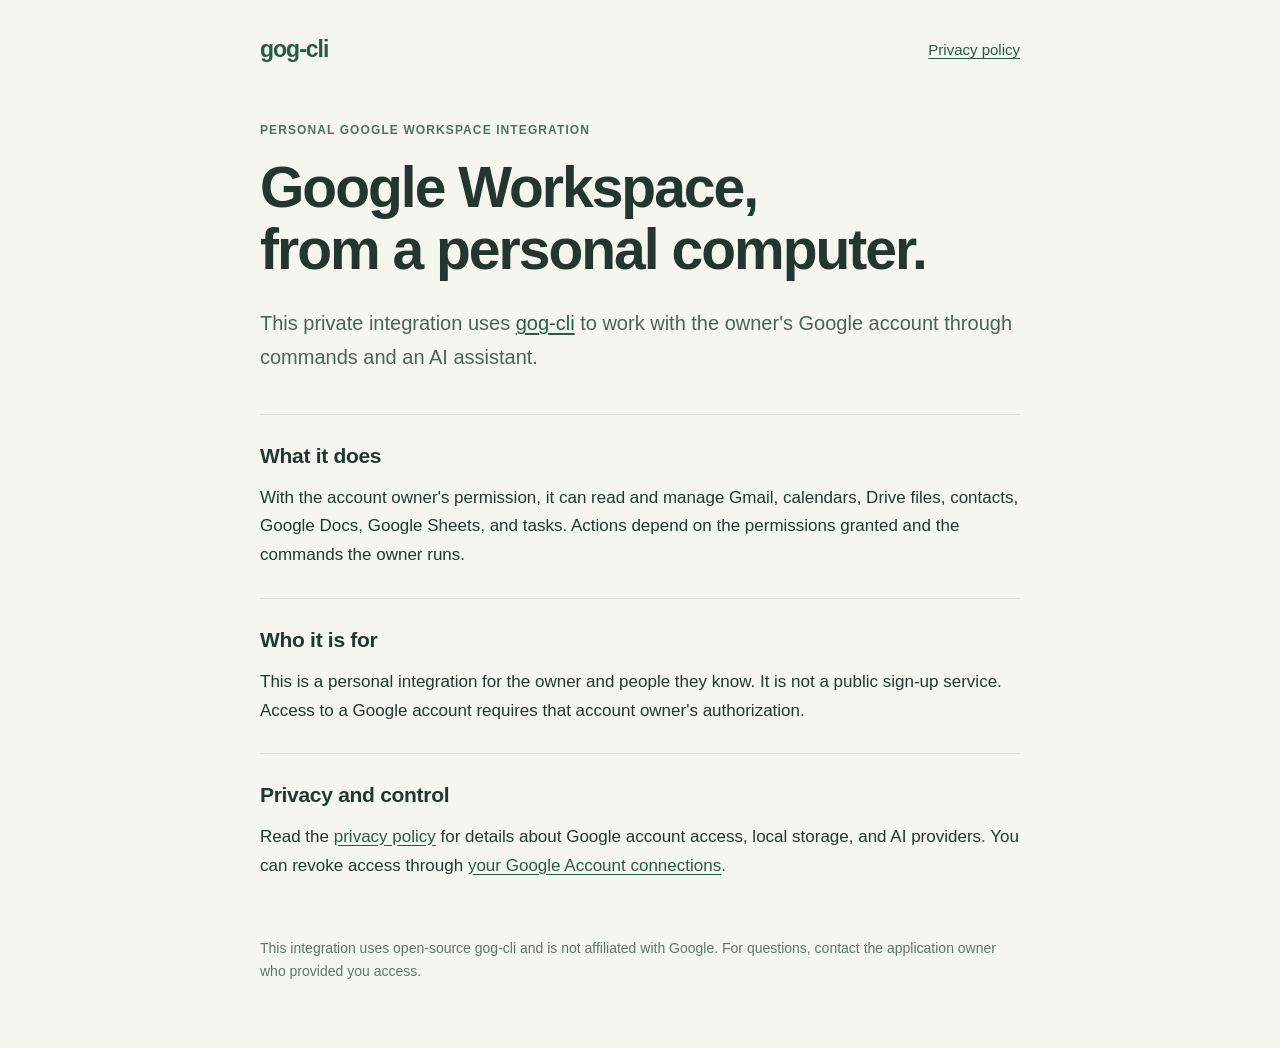
<file: index.html>
<!doctype html>
<html lang="en">
<head>
  <meta charset="utf-8">
  <meta name="viewport" content="width=device-width, initial-scale=1">
  <meta name="description" content="Information about a personal gog-cli Google Workspace integration.">
  <title>gog-cli · Personal Google Workspace integration</title>
  <link rel="stylesheet" href="style.css">
</head>
<body>
  <main>
    <nav aria-label="Main navigation"><a class="brand" href="./">gog-cli</a><a href="privacy.html">Privacy policy</a></nav>
    <span class="eyebrow">Personal Google Workspace integration</span>
    <h1>Google Workspace,<br>from a personal computer.</h1>
    <p class="intro">This private integration uses <a href="https://gogcli.sh/">gog-cli</a> to work with the owner's Google account through commands and an AI assistant.</p>
    <section>
      <h2>What it does</h2>
      <p>With the account owner's permission, it can read and manage Gmail, calendars, Drive files, contacts, Google Docs, Google Sheets, and tasks. Actions depend on the permissions granted and the commands the owner runs.</p>
    </section>
    <section>
      <h2>Who it is for</h2>
      <p>This is a personal integration for the owner and people they know. It is not a public sign-up service. Access to a Google account requires that account owner's authorization.</p>
    </section>
    <section>
      <h2>Privacy and control</h2>
      <p>Read the <a href="privacy.html">privacy policy</a> for details about Google account access, local storage, and AI providers. You can revoke access through <a href="https://myaccount.google.com/connections">your Google Account connections</a>.</p>
    </section>
    <footer>This integration uses open-source gog-cli and is not affiliated with Google. For questions, contact the application owner who provided you access.</footer>
  </main>
</body>
</html>
</file>
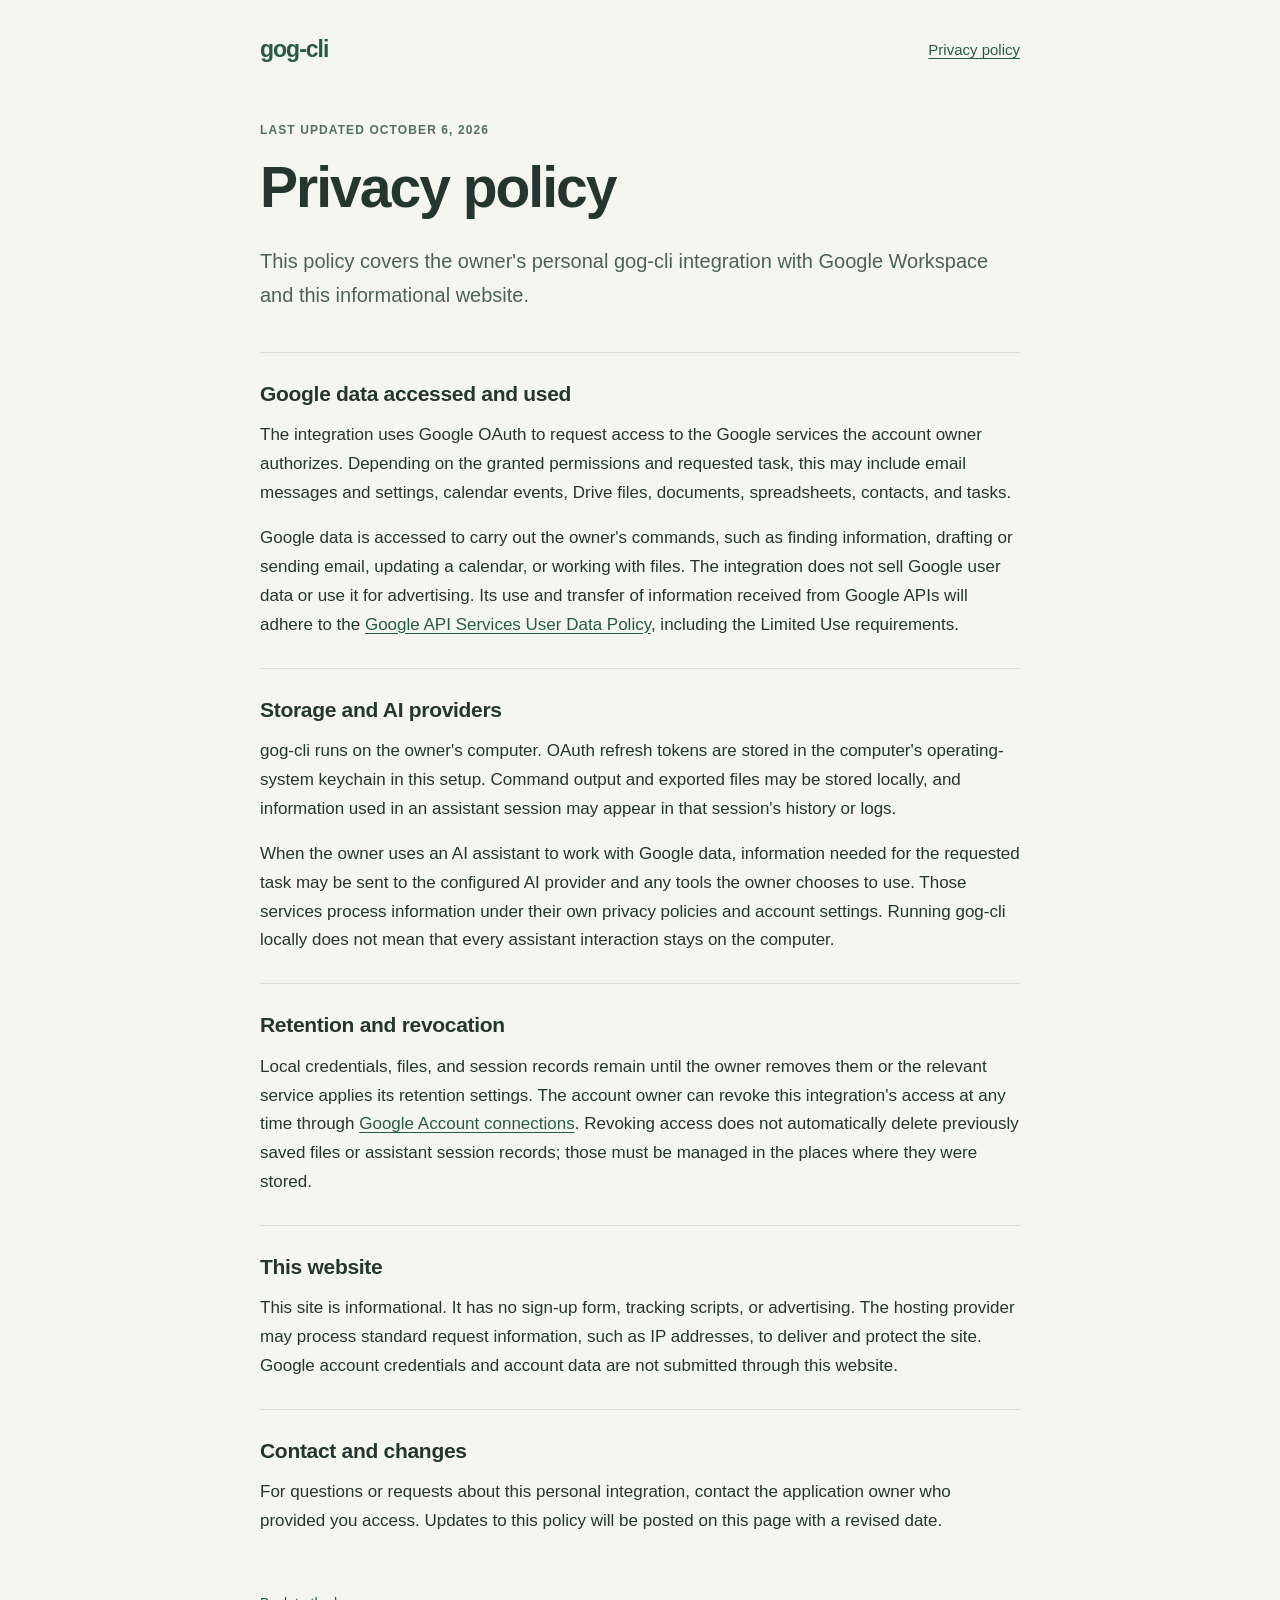
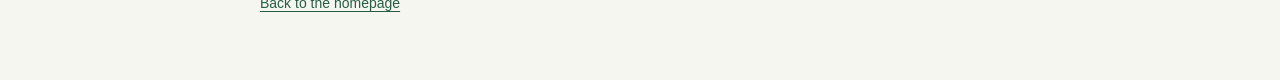
<file: privacy.html>
<!doctype html>
<html lang="en">
<head>
  <meta charset="utf-8">
  <meta name="viewport" content="width=device-width, initial-scale=1">
  <meta name="description" content="Privacy policy for a personal gog-cli Google Workspace integration.">
  <title>Privacy policy · gog-cli</title>
  <link rel="stylesheet" href="style.css">
</head>
<body>
  <main>
    <nav aria-label="Main navigation"><a class="brand" href="./">gog-cli</a><a href="privacy.html" aria-current="page">Privacy policy</a></nav>
    <span class="eyebrow">Last updated October 6, 2026</span>
    <h1>Privacy policy</h1>
    <p class="intro">This policy covers the owner's personal gog-cli integration with Google Workspace and this informational website.</p>
    <section>
      <h2>Google data accessed and used</h2>
      <p>The integration uses Google OAuth to request access to the Google services the account owner authorizes. Depending on the granted permissions and requested task, this may include email messages and settings, calendar events, Drive files, documents, spreadsheets, contacts, and tasks.</p>
      <p>Google data is accessed to carry out the owner's commands, such as finding information, drafting or sending email, updating a calendar, or working with files. The integration does not sell Google user data or use it for advertising. Its use and transfer of information received from Google APIs will adhere to the <a href="https://developers.google.com/terms/api-services-user-data-policy">Google API Services User Data Policy</a>, including the Limited Use requirements.</p>
    </section>
    <section>
      <h2>Storage and AI providers</h2>
      <p>gog-cli runs on the owner's computer. OAuth refresh tokens are stored in the computer's operating-system keychain in this setup. Command output and exported files may be stored locally, and information used in an assistant session may appear in that session's history or logs.</p>
      <p>When the owner uses an AI assistant to work with Google data, information needed for the requested task may be sent to the configured AI provider and any tools the owner chooses to use. Those services process information under their own privacy policies and account settings. Running gog-cli locally does not mean that every assistant interaction stays on the computer.</p>
    </section>
    <section>
      <h2>Retention and revocation</h2>
      <p>Local credentials, files, and session records remain until the owner removes them or the relevant service applies its retention settings. The account owner can revoke this integration's access at any time through <a href="https://myaccount.google.com/connections">Google Account connections</a>. Revoking access does not automatically delete previously saved files or assistant session records; those must be managed in the places where they were stored.</p>
    </section>
    <section>
      <h2>This website</h2>
      <p>This site is informational. It has no sign-up form, tracking scripts, or advertising. The hosting provider may process standard request information, such as IP addresses, to deliver and protect the site. Google account credentials and account data are not submitted through this website.</p>
    </section>
    <section>
      <h2>Contact and changes</h2>
      <p>For questions or requests about this personal integration, contact the application owner who provided you access. Updates to this policy will be posted on this page with a revised date.</p>
    </section>
    <footer><a href="./">Back to the homepage</a></footer>
  </main>
</body>
</html>
</file>
<file: style.css>
:root { color-scheme: light; font-family: -apple-system, BlinkMacSystemFont, "Segoe UI", sans-serif; color: #24362f; background: #f5f6f0; }
* { box-sizing: border-box; }
body { margin: 0; }
main { max-width: 820px; margin: auto; padding: 36px 30px 64px; }
nav { display: flex; justify-content: space-between; align-items: center; gap: 24px; padding-bottom: 60px; font-size: 15px; }
.brand { font-size: 23px; font-weight: 750; letter-spacing: -1px; text-decoration: none; }
.eyebrow { display: block; color: #54705d; font-size: 12px; font-weight: 650; letter-spacing: 1.1px; text-transform: uppercase; }
h1 { font-size: clamp(36px, 6vw, 57px); line-height: 1.09; letter-spacing: -2px; margin: 19px 0 26px; }
h2 { font-size: 21px; line-height: 1.35; letter-spacing: -.3px; margin: 0 0 13px; }
p { font-size: 17px; line-height: 1.7; margin: 0 0 16px; }
.intro { font-size: 20px; color: #4d6257; margin-bottom: 40px; }
section { padding: 27px 0 12px; border-top: 1px solid #dce1d6; }
a { color: #285c42; text-underline-offset: 3px; }
a:hover { color: #122f20; }
a:focus-visible { outline: 3px solid #9fc4a3; outline-offset: 4px; }
footer { margin-top: 28px; color: #617467; font-size: 14px; line-height: 1.7; }
@media (max-width: 500px) { main { padding: 25px 22px 45px; } nav { padding-bottom: 44px; } h1 { letter-spacing: -1.3px; } p { font-size: 16px; } .intro { font-size: 18px; } }
</file>
